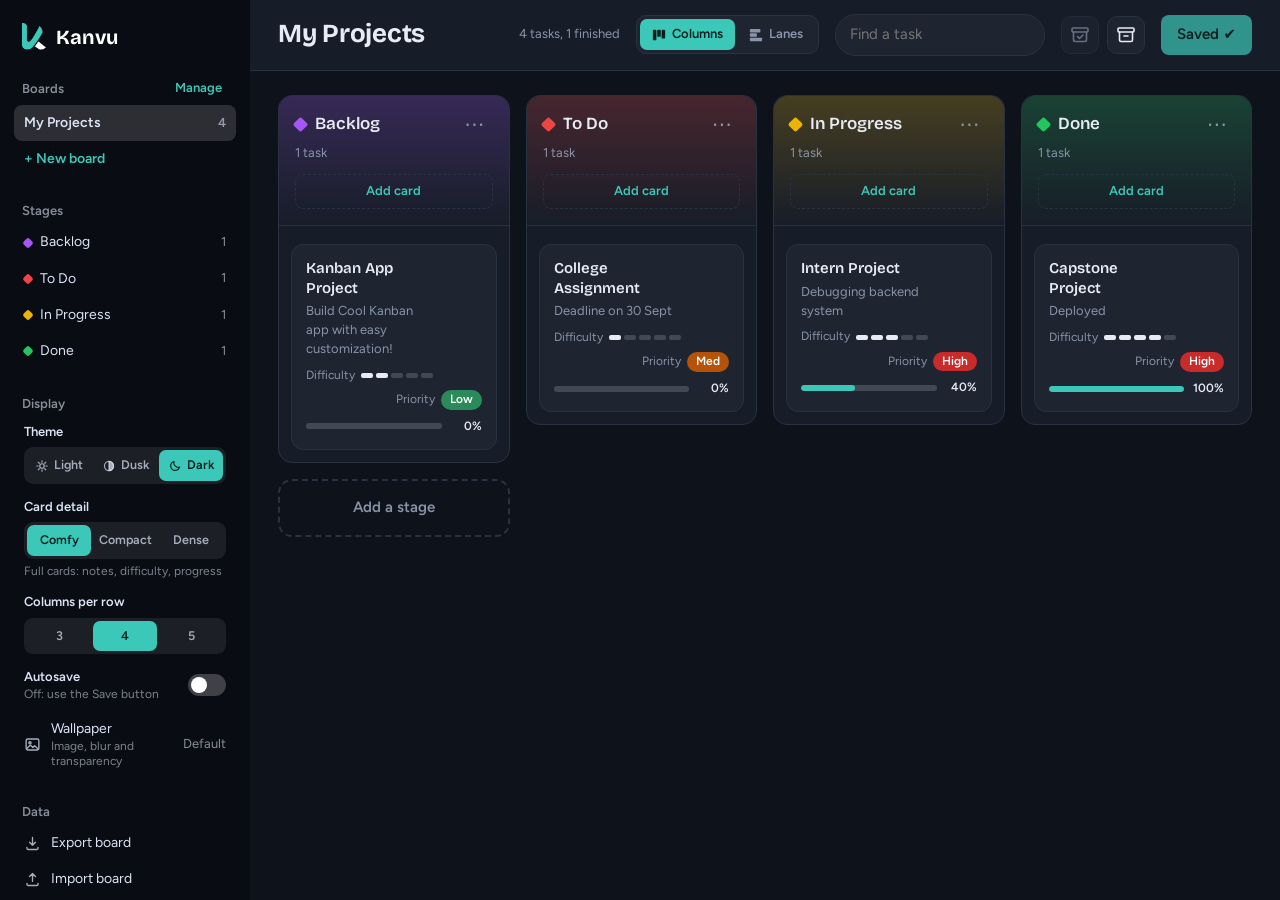
<file: index.html>
<!DOCTYPE html>
<html lang="en">
<head>
    <meta charset="UTF-8">
    <meta name="viewport" content="width=device-width, initial-scale=1.0">

    <title>Kanvu – Customizable Kanban Task Management Tool</title>
    <meta name="description" content="Kanvu is a simple and customizable Kanban task management tool that helps you organize and visualize your work your way.">
    <meta name="keywords" content="Kanban, task management, task management tool, Kanban board, productivity, project management">

    <meta property="og:title" content="Kanvu – Customizable Kanban Task Management Tool">
    <meta property="og:description" content="A simple and customizable Kanban task management tool to organize and visualize your work your way.">
    <meta property="og:type" content="website">
    <meta property="og:url" content="https://kanvu.vercel.app/">
    <meta property="og:image" content="https://kanvu.vercel.app/assets/og-image.png">

    <link rel="icon" type="image/png" href="assets/favicon.png">

    <link rel="preconnect" href="https://fonts.googleapis.com">
    <link rel="preconnect" href="https://fonts.gstatic.com" crossorigin>
    <link href="https://fonts.googleapis.com/css2?family=Bricolage+Grotesque:wght@600;700&family=Figtree:wght@400;600&display=swap" rel="stylesheet">

    <link rel="stylesheet" href="style.css">
</head>
<body data-theme="black" data-view="columns" data-header="solid" data-glass-lanes="off" data-glass-cards="off">
<div class="wallpaper" id="wallpaper" aria-hidden="true"></div>
<div class="app">
    <aside class="rail" id="rail">
        <a href="index.html" class="brand"><img src="assets/logo-kanvu.png" alt="Kanvu logo">Kanvu</a>
        <section>
            <div class="rail-head"><h3>Boards</h3><button class="link" onclick="kanban.openBoardManager()">Manage</button></div>
            <div id="rail-boards"></div>
            <button class="rail-item plus" onclick="kanban.createNewBoard()">+ New board</button>
        </section>
        <section>
            <div class="rail-head"><h3>Stages</h3></div>
            <nav id="rail-lanes"></nav>
        </section>
        <section>
            <div class="rail-head"><h3>Display</h3></div>
            <div class="ctl">
                <div class="ctl-label">Theme</div>
                <div class="seg" role="group" aria-label="Theme">
                    <button type="button" data-theme-opt="white" aria-pressed="false" onclick="kanban.setTheme('white')" title="Light theme"><svg class="ic" viewBox="0 0 20 20" aria-hidden="true"><circle cx="10" cy="10" r="3.2"/><path d="M10 2.5v2M10 15.5v2M2.5 10h2M15.5 10h2M4.7 4.7l1.4 1.4M13.9 13.9l1.4 1.4M4.7 15.3l1.4-1.4M13.9 6.1l1.4-1.4"/></svg><span>Light</span></button>
                    <button type="button" data-theme-opt="grey" aria-pressed="false" onclick="kanban.setTheme('grey')" title="Dusk theme (soft grey)"><svg class="ic" viewBox="0 0 20 20" aria-hidden="true"><circle cx="10" cy="10" r="6.5"/><path d="M10 3.5a6.5 6.5 0 0 1 0 13z" fill="currentColor"/></svg><span>Dusk</span></button>
                    <button type="button" data-theme-opt="black" aria-pressed="false" onclick="kanban.setTheme('black')" title="Dark theme"><svg class="ic" viewBox="0 0 20 20" aria-hidden="true"><path d="M16.5 11.5A6.5 6.5 0 0 1 8.5 3.5a6.5 6.5 0 1 0 8 8z"/></svg><span>Dark</span></button>
                </div>
            </div>
            <div class="ctl">
                <div class="ctl-label">Card detail</div>
                <div class="seg" role="group" aria-label="Card detail">
                    <button type="button" data-density-opt="comfortable" aria-pressed="false" onclick="kanban.setDensity('comfortable')" title="Comfortable: full card details">Comfy</button>
                    <button type="button" data-density-opt="compact" aria-pressed="false" onclick="kanban.setDensity('compact')" title="Compact: smaller cards, shorter notes">Compact</button>
                    <button type="button" data-density-opt="dense" aria-pressed="false" onclick="kanban.setDensity('dense')" title="Dense: titles only">Dense</button>
                </div>
                <div class="ctl-hint" id="density-hint"></div>
            </div>
            <div class="ctl">
                <div class="ctl-label" id="layout-label">Columns per row</div>
                <div class="seg" role="group" aria-labelledby="layout-label" id="layout-seg">
                    <button type="button" data-cols-opt="3" aria-pressed="false" onclick="kanban.setColumnLayout(3)"></button>
                    <button type="button" data-cols-opt="4" aria-pressed="false" onclick="kanban.setColumnLayout(4)"></button>
                    <button type="button" data-cols-opt="5" aria-pressed="false" onclick="kanban.setColumnLayout(5)"></button>
                </div>
            </div>
            <div class="ctl ctl-row">
                <span class="g"><b>Autosave</b><small id="autosave-hint"></small></span>
                <button type="button" class="switch" id="autosave-button" role="switch" aria-checked="false" aria-label="Autosave" onclick="kanban.toggleAutosave()"><i></i></button>
            </div>
            <button class="rail-item two" id="wallpaper-button" onclick="kanban.openWallpaperModal()"><svg class="ic" viewBox="0 0 20 20" aria-hidden="true"><rect x="2.5" y="3.5" width="15" height="13" rx="2"/><circle cx="7" cy="8" r="1.3"/><path d="M3 15l4.5-4.5 3 3 2-2 4.5 4"/></svg><span class="g"><b>Wallpaper</b><small>Image, blur and transparency</small></span><em class="v"></em></button>
        </section>
        <section>
            <div class="rail-head"><h3>Data</h3></div>
            <button class="rail-item two" onclick="kanban.exportBoard()" title="Download this board as a JSON backup"><svg class="ic" viewBox="0 0 20 20" aria-hidden="true"><path d="M10 3v9M6.5 8.5L10 12l3.5-3.5M3.5 14.5v1a1.5 1.5 0 0 0 1.5 1.5h10a1.5 1.5 0 0 0 1.5-1.5v-1"/></svg><span class="g"><b>Export board</b></span></button>
            <button class="rail-item two" onclick="kanban.importBoard()" title="Load a board from a JSON file"><svg class="ic" viewBox="0 0 20 20" aria-hidden="true"><path d="M10 12V3M6.5 6.5L10 3l3.5 3.5M3.5 14.5v1a1.5 1.5 0 0 0 1.5 1.5h10a1.5 1.5 0 0 0 1.5-1.5v-1"/></svg><span class="g"><b>Import board</b></span></button>
        </section>
        <footer class="rail-foot">Copyright © 2026 Marco Christian.</footer>
    </aside>

    <div class="stage">
        <header class="bar">
            <button class="rail-toggle" onclick="toggleRail()" aria-label="Open sidebar">Menu</button>
            <input type="text" class="title-input" id="board-name" placeholder="Untitled board" maxlength="50" aria-label="Board name">
            <span class="summary" id="summary"></span>
            <div class="view-toggle" role="group" aria-label="Board layout">
                <button type="button" data-view-btn="columns" aria-pressed="false" onclick="kanban.changeView('columns')" title="Vertical columns">
                    <svg viewBox="0 0 16 16" width="14" height="14" aria-hidden="true"><rect x="1" y="2" width="4" height="12" rx="1"/><rect x="6" y="2" width="4" height="8" rx="1"/><rect x="11" y="2" width="4" height="10" rx="1"/></svg>Columns
                </button>
                <button type="button" data-view-btn="lanes" aria-pressed="true" onclick="kanban.changeView('lanes')" title="Horizontal lanes">
                    <svg viewBox="0 0 16 16" width="14" height="14" aria-hidden="true"><rect x="1" y="1" width="12" height="4" rx="1"/><rect x="1" y="6" width="8" height="4" rx="1"/><rect x="1" y="11" width="14" height="4" rx="1"/></svg>Lanes
                </button>
            </div>
            <input type="search" class="find" id="search-input" placeholder="Find a task" aria-label="Find a task">
            <div class="bar-actions">
                <button type="button" class="icon-btn" id="archive-done-button" onclick="kanban.archiveAllDone()" title="Archive all done tasks" aria-label="Archive all done tasks">
                    <svg viewBox="0 0 20 20" width="20" height="20" aria-hidden="true"><rect x="2" y="3" width="16" height="4" rx="1"/><path d="M3.5 7v8A1.5 1.5 0 0 0 5 16.5h10a1.5 1.5 0 0 0 1.5-1.5V7"/><path d="M7.5 11.5l2 2 3.5-3.5"/></svg><span class="badge" hidden></span>
                </button>
                <button type="button" class="icon-btn" id="archived-button" onclick="kanban.openArchiveModal()" title="Archived cards" aria-label="Archived cards">
                    <svg viewBox="0 0 20 20" width="20" height="20" aria-hidden="true"><rect x="2" y="3" width="16" height="4" rx="1"/><path d="M3.5 7v8A1.5 1.5 0 0 0 5 16.5h10a1.5 1.5 0 0 0 1.5-1.5V7"/><path d="M8 11h4"/></svg><span class="badge" hidden></span>
                </button>
            </div>
            <button class="btn" id="save-button" onclick="kanban.saveToStorage()">Save</button>
        </header>
        <main class="board"></main>
    </div>
</div>

<div id="task-modal" class="modal anchored">
    <div class="modal-content">
        <div class="modal-header">
            <h2 class="modal-title" id="modal-title">New task</h2>
            <button type="button" class="modal-close" onclick="kanban.closeTaskModal()" aria-label="Close">×</button>
        </div>
        <form id="task-form" onsubmit="kanban.saveTask(event)">
            <input type="text" class="form-input title-field" id="task-title" required maxlength="100" placeholder="What needs to be done?" aria-label="Task title">
            <div class="form-group">
                <textarea class="form-textarea" id="task-description" rows="3" maxlength="500" placeholder="Notes" aria-label="Notes"></textarea>
            </div>
            <div class="form-group">
                <span class="form-label" id="task-priority-label">Priority</span>
                <div class="seg seg-form" role="group" aria-labelledby="task-priority-label" id="task-priority-seg">
                    <button type="button" data-prio-opt="low" aria-pressed="false" onclick="kanban.setTaskPriority('low')">Low</button>
                    <button type="button" data-prio-opt="medium" aria-pressed="true" onclick="kanban.setTaskPriority('medium')">Medium</button>
                    <button type="button" data-prio-opt="high" aria-pressed="false" onclick="kanban.setTaskPriority('high')">High</button>
                </div>
                <input type="hidden" id="task-priority" value="medium">
            </div>
            <div class="form-row">
                <div class="form-group">
                    <label class="form-label" for="task-difficulty">Difficulty</label>
                    <input type="range" class="slider" id="task-difficulty" min="1" max="5" value="3">
                    <div class="slider-value">3 / 5</div>
                </div>
                <div class="form-group">
                    <label class="form-label" for="task-progress">Progress</label>
                    <input type="range" class="slider" id="task-progress" min="0" max="100" value="0" step="10">
                    <div class="slider-value">0%</div>
                </div>
            </div>
            <div class="form-group">
                <span class="form-label">Color tag</span>
                <div class="color-picker-container">
                    <button type="button" class="color-option" data-color="" title="No color" onclick="kanban.selectTaskColor('')"><span class="color-circle no-color">✕</span></button>
                    <button type="button" class="color-option" data-color="#ef4444" title="Red" onclick="kanban.selectTaskColor('#ef4444')"><span class="color-circle" style="background:#ef4444"></span></button>
                    <button type="button" class="color-option" data-color="#f97316" title="Orange" onclick="kanban.selectTaskColor('#f97316')"><span class="color-circle" style="background:#f97316"></span></button>
                    <button type="button" class="color-option" data-color="#eab308" title="Yellow" onclick="kanban.selectTaskColor('#eab308')"><span class="color-circle" style="background:#eab308"></span></button>
                    <button type="button" class="color-option" data-color="#22c55e" title="Green" onclick="kanban.selectTaskColor('#22c55e')"><span class="color-circle" style="background:#22c55e"></span></button>
                    <button type="button" class="color-option" data-color="#3b82f6" title="Blue" onclick="kanban.selectTaskColor('#3b82f6')"><span class="color-circle" style="background:#3b82f6"></span></button>
                    <button type="button" class="color-option" data-color="#a855f7" title="Purple" onclick="kanban.selectTaskColor('#a855f7')"><span class="color-circle" style="background:#a855f7"></span></button>
                    <button type="button" class="color-option" data-color="#ec4899" title="Pink" onclick="kanban.selectTaskColor('#ec4899')"><span class="color-circle" style="background:#ec4899"></span></button>
                    <button type="button" class="color-option" data-color="#6b7280" title="Gray" onclick="kanban.selectTaskColor('#6b7280')"><span class="color-circle" style="background:#6b7280"></span></button>
                    <button type="button" class="color-option" title="Custom color" onclick="kanban.openCustomColorPicker()"><span class="color-circle custom">+</span></button>
                </div>
                <input type="hidden" id="task-color" value="#3b82f6">
            </div>
            <div class="modal-actions">
                <button type="button" class="btn btn-secondary" onclick="kanban.closeTaskModal()">Cancel</button>
                <button type="submit" class="btn">Save task</button>
            </div>
        </form>
    </div>
</div>

<div id="wallpaper-modal" class="modal">
    <div class="modal-content wp-content">
        <div class="modal-header">
            <h2 class="modal-title">Wallpaper</h2>
            <button type="button" class="modal-close" onclick="kanban.closeWallpaperModal()" aria-label="Close">×</button>
        </div>
        <p class="wp-hint" id="wp-hint"></p>
        <div class="wp-frame" id="wp-frame">
            <img id="wp-img" alt="" draggable="false">
            <div class="wp-empty" id="wp-empty">No image yet.<br>Click here to choose one and crop it to the board area.</div>
        </div>
        <div class="wp-zoom" id="wp-zoom-row">
            <label for="wp-zoom">Zoom</label>
            <input type="range" class="slider" id="wp-zoom" min="1" max="4" step="0.01" value="1" aria-label="Zoom">
        </div>
        <label class="wp-toggle sect" for="header-blur-toggle">
            <input type="checkbox" id="header-blur-toggle" onchange="kanban.setHeaderBlur(this.checked)">
            <span><b>Blurry header bar</b><small>Semi-transparent with a frosted-glass blur</small></span>
        </label>
        <div class="wp-zoom" id="header-blur-row">
            <label for="header-blur-amount">Header blur</label>
            <input type="range" class="slider" id="header-blur-amount" min="0" max="30" step="1" value="16" aria-label="Blur amount for the header bar" oninput="kanban.setGlassBlur('header', this.value)">
            <output id="header-blur-val">16px</output>
        </div>
        <label class="wp-toggle sect" for="glass-lanes-toggle">
            <input type="checkbox" id="glass-lanes-toggle" onchange="kanban.setGlass('lanes', this.checked)">
            <span><b>Translucent stages</b><small>Lets the wallpaper show through the stage panels</small></span>
        </label>
        <label class="wp-toggle" for="glass-cards-toggle">
            <input type="checkbox" id="glass-cards-toggle" onchange="kanban.setGlass('cards', this.checked)">
            <span><b>Translucent cards</b><small>Lets the wallpaper show through task cards</small></span>
        </label>
        <div class="wp-zoom" id="glass-opacity-row">
            <label for="glass-opacity">Opacity</label>
            <input type="range" class="slider" id="glass-opacity" min="20" max="95" step="1" value="55" aria-label="Panel and card opacity" oninput="kanban.setGlassOpacity(this.value)">
            <output id="glass-opacity-val">55%</output>
        </div>
        <div class="wp-zoom" id="stage-blur-row">
            <label for="stage-blur-amount">Stage blur</label>
            <input type="range" class="slider" id="stage-blur-amount" min="0" max="30" step="1" value="10" aria-label="Blur amount for the stages" oninput="kanban.setGlassBlur('stage', this.value)">
            <output id="stage-blur-val">10px</output>
        </div>
        <div class="modal-actions wp-actions">
            <button type="button" class="btn btn-secondary wp-remove" id="wp-remove" onclick="kanban.removeWallpaper()">Remove</button>
            <button type="button" class="btn btn-secondary" id="wp-choose" onclick="document.getElementById('wp-file').click()">Choose image</button>
            <button type="button" class="btn" id="wp-apply" onclick="kanban.saveWallpaper()" disabled>Apply</button>
        </div>
        <input type="file" id="wp-file" accept="image/*" style="display:none" onchange="kanban.handleWallpaperFile(event)">
    </div>
</div>

<input type="file" id="import-input" accept=".json" style="display:none" onchange="kanban.handleImport(event)">
<div id="toast" class="toast" role="status"></div>

<script src="kanban.js"></script>
<script>
function toggleRail(){document.body.classList.toggle('rail-open')}
document.addEventListener('click',e=>{if(document.body.classList.contains('rail-open')&&!e.target.closest('.rail,.rail-toggle'))document.body.classList.remove('rail-open')});
</script>
</body>
</html>
</file>
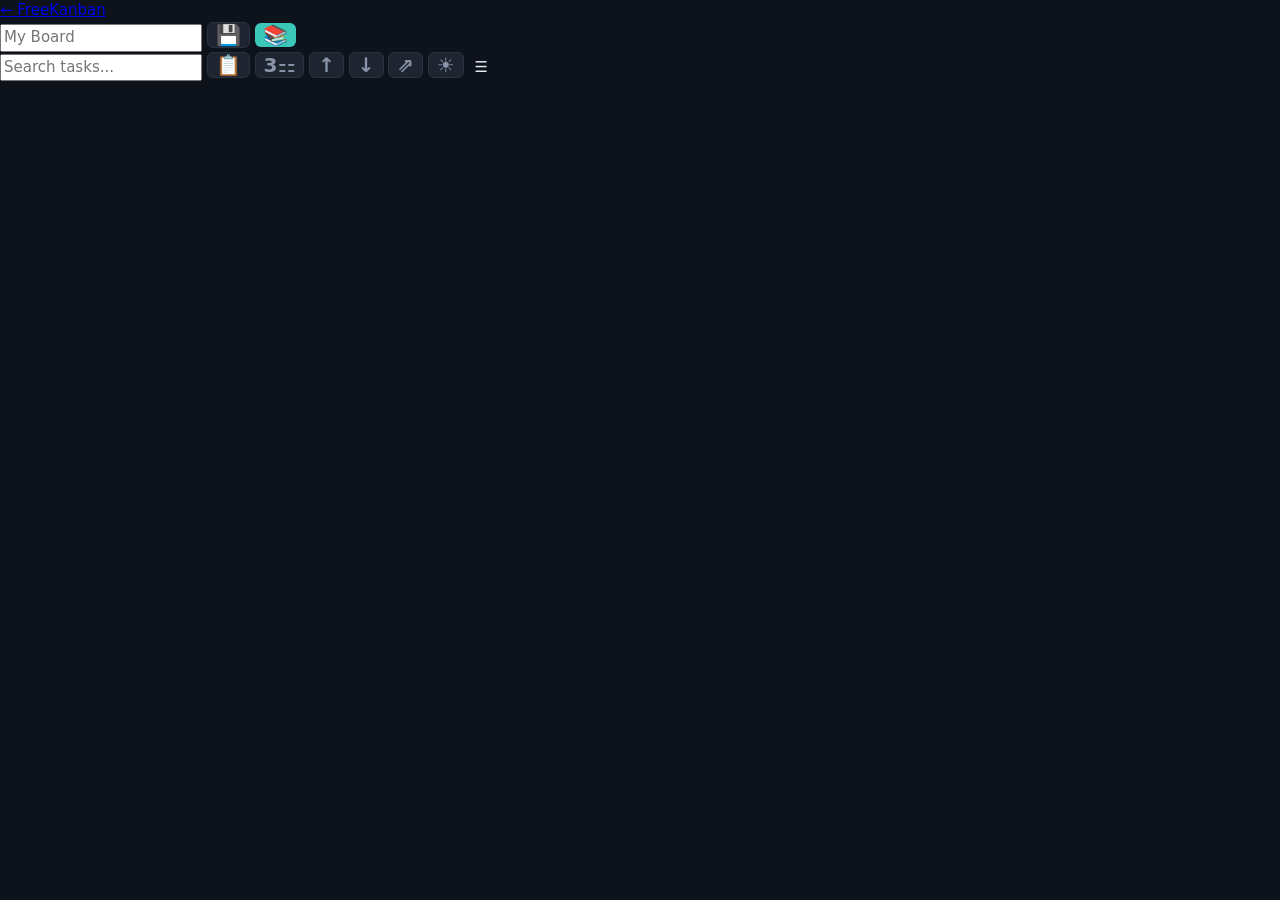
<file: kanban.html>
<!DOCTYPE html>
<html lang="en">
<head>
    <meta charset="UTF-8">
    <meta name="viewport" content="width=device-width, initial-scale=1.0">
    <title>FreeKanban Board - Task Management Tool</title>
    
    <!-- SEO Meta Tags -->
    <meta name="description" content="Free online kanban board for task management. No signup required, works offline, supports multiple boards with URL sharing.">
    <meta name="keywords" content="kanban board, task management, project management, free kanban, agile tools, productivity, todo list">
    <meta name="author" content="FreeKanban">
    <meta name="robots" content="index, follow">
    
    <!-- Open Graph / Facebook -->
    <meta property="og:type" content="website">
    <meta property="og:url" content="https://freekanban.com/kanban.html">
    <meta property="og:title" content="FreeKanban Board - Simple Task Management Tool">
    <meta property="og:description" content="Powerful, distraction-free kanban board for organizing tasks. No signup required, works offline.">
    
    <!-- Twitter -->
    <meta name="twitter:card" content="summary_large_image">
    <meta name="twitter:title" content="FreeKanban Board - Simple Task Management Tool">
    <meta name="twitter:description" content="Powerful, distraction-free kanban board for organizing tasks. No signup required, works offline.">
    
    <!-- Canonical URL -->
    <link rel="canonical" href="https://freekanban.com/kanban.html">
    
    <!-- Favicon -->
    <link rel="icon" type="image/x-icon" href="favicon.ico">
    <link rel="apple-touch-icon" href="apple-touch-icon.png">
    
    <!-- Stylesheet -->
    <link rel="stylesheet" href="style.css">
    
    <!-- JSON-LD Structured Data -->
    <script type="application/ld+json">
    {
        "@context": "https://schema.org",
        "@type": "WebApplication",
        "name": "FreeKanban Board",
        "description": "Interactive kanban board for task management. Create, organize, and track tasks with multiple boards, themes, and sharing capabilities.",
        "url": "https://freekanban.com/kanban.html",
        "applicationCategory": "ProductivityApplication",
        "operatingSystem": "Web Browser",
        "browserRequirements": "Requires JavaScript enabled",
        "offers": {
            "@type": "Offer",
            "price": "0",
            "priceCurrency": "USD"
        },
        "provider": {
            "@type": "Organization",
            "name": "FreeKanban",
            "url": "https://freekanban.com"
        }
    }
    </script>
</head>

<!-- Google tag (gtag.js) -->
<script async src="https://www.googletagmanager.com/gtag/js?id=G-46EHX9VB1F"></script>
<script>
  window.dataLayer = window.dataLayer || [];
  function gtag(){dataLayer.push(arguments);}
  gtag('js', new Date());

  gtag('config', 'G-46EHX9VB1F');
</script>

<body data-theme="black">
    <header class="header">
        <div class="container">
            <div class="header-content">
                <div class="header-left">
                    <a href="index.html" class="logo">← FreeKanban</a>
                    <div class="board-name-container">
                        <input type="text" class="board-name-input" id="board-name" placeholder="My Board" maxlength="50">
                        <button class="btn btn-secondary btn-icon" onclick="kanban.saveCurrentBoard(); kanban.showToast('Board saved', 'success')" title="Save Board" id="save-button">💾</button>
                        <button class="btn btn-primary btn-icon" onclick="kanban.openBoardManager()" title="My Boards" id="boards-button">📚</button>
                    </div>
                </div>
                <div class="header-controls">
                    <input type="text" class="search-box" placeholder="Search tasks..." id="search-input">
                    <button class="btn btn-secondary btn-icon" onclick="kanban.cycleDensity()" title="Change Density" id="density-button">📋</button>
                    <button class="btn btn-secondary btn-icon" onclick="kanban.cycleColumnLayout()" title="Change Column Layout" id="layout-button">3⚏</button>
                    <button class="btn btn-secondary btn-icon" onclick="kanban.exportBoard()" title="Export">↑</button>
                    <button class="btn btn-secondary btn-icon" onclick="kanban.importBoard()" title="Import">↓</button>
                    <button class="btn btn-secondary btn-icon" onclick="kanban.shareBoard()" title="Share">⇗</button>
                    <button class="btn btn-secondary btn-icon" onclick="kanban.cycleTheme()" title="Change Theme" id="theme-button">☀️</button>
                    <button class="mobile-menu-toggle" onclick="toggleMobileMenu()" title="Menu" aria-label="Toggle mobile menu">☰</button>
                </div>
            </div>
        </div>
    </header>

    <main class="main-content">
        <div class="container">
            <div class="board">
                <!-- Columns will be dynamically generated by JavaScript -->
            </div>
        </div>
    </main>

    <!-- Task Modal -->
    <div id="task-modal" class="modal">
        <div class="modal-content">
            <div class="modal-header">
                <h2 class="modal-title" id="modal-title">New Task</h2>
            </div>
            <form id="task-form" onsubmit="kanban.saveTask(event)">
                <div class="form-group">
                    <label class="form-label" for="task-title">Task Title</label>
                    <input type="text" class="form-input" id="task-title" required maxlength="100" placeholder="What needs to be done?">
                </div>

                <div class="form-group">
                    <label class="form-label" for="task-description">Description</label>
                    <textarea class="form-textarea" id="task-description" rows="2" maxlength="500" placeholder="Add more details about this task..."></textarea>
                </div>

                <div class="form-row">
                    <div class="form-group">
                        <label class="form-label" for="task-difficulty">Difficulty</label>
                        <input type="range" class="slider" id="task-difficulty" min="1" max="5" value="3">
                        <div class="slider-value">3 / 5</div>
                    </div>

                    <div class="form-group">
                        <label class="form-label" for="task-progress">Progress</label>
                        <input type="range" class="slider" id="task-progress" min="0" max="100" value="0" step="10">
                        <div class="slider-value">0%</div>
                    </div>
                </div>

                <div class="form-row">
                    <div class="form-group">
                        <label class="form-label" for="task-priority">Priority Level</label>
                        <select class="form-select" id="task-priority">
                            <option value="low">Low Priority</option>
                            <option value="medium" selected>Med Priority</option>
                            <option value="high">High Priority</option>
                        </select>
                    </div>

                    <div class="form-group">
                        <label class="form-label" for="task-time">Time Estimate</label>
                        <input type="text" class="form-input" id="task-time" placeholder="e.g., 2 hours, 1 day">
                    </div>
                </div>

                <details class="more-options">
                    <summary class="more-options-toggle">More Options</summary>
                    <div class="more-options-content">
                        <div class="form-row">
                            <div class="form-group">
                                <label class="form-label" for="task-fun">Fun Factor</label>
                                <input type="range" class="slider" id="task-fun" min="1" max="5" value="3">
                                <div class="slider-value">3 / 5</div>
                            </div>

                            <div class="form-group">
                                <label class="form-label" for="task-monetization">Monetization</label>
                                <input type="range" class="slider" id="task-monetization" min="1" max="5" value="3">
                                <div class="slider-value">3 / 5</div>
                            </div>
                        </div>

                        <div class="form-group">
                            <label class="form-label" for="task-categories">Categories</label>
                            <input type="text" class="form-input" id="task-categories" placeholder="personal, work, urgent">
                        </div>
                    </div>
                </details>

                <div class="form-group">
                    <label class="form-label">Task Color</label>
                    <div class="color-picker-container">
                        <button type="button" class="color-option" data-color="#ef4444" title="Red - Urgent/Critical" onclick="kanban.selectTaskColor('#ef4444')">
                            <span class="color-circle" style="background: #ef4444"></span>
                        </button>
                        <button type="button" class="color-option" data-color="#f97316" title="Orange - Important" onclick="kanban.selectTaskColor('#f97316')">
                            <span class="color-circle" style="background: #f97316"></span>
                        </button>
                        <button type="button" class="color-option" data-color="#eab308" title="Yellow - Pending/Review" onclick="kanban.selectTaskColor('#eab308')">
                            <span class="color-circle" style="background: #eab308"></span>
                        </button>
                        <button type="button" class="color-option" data-color="#22c55e" title="Green - Complete/Good" onclick="kanban.selectTaskColor('#22c55e')">
                            <span class="color-circle" style="background: #22c55e"></span>
                        </button>
                        <button type="button" class="color-option" data-color="#3b82f6" title="Blue - Information/Default" onclick="kanban.selectTaskColor('#3b82f6')">
                            <span class="color-circle" style="background: #3b82f6"></span>
                        </button>
                        <button type="button" class="color-option" data-color="#a855f7" title="Purple - Creative/Special" onclick="kanban.selectTaskColor('#a855f7')">
                            <span class="color-circle" style="background: #a855f7"></span>
                        </button>
                        <button type="button" class="color-option" data-color="#ec4899" title="Pink - Personal" onclick="kanban.selectTaskColor('#ec4899')">
                            <span class="color-circle" style="background: #ec4899"></span>
                        </button>
                        <button type="button" class="color-option" data-color="#6b7280" title="Gray - Low Priority" onclick="kanban.selectTaskColor('#6b7280')">
                            <span class="color-circle" style="background: #6b7280"></span>
                        </button>
                        <button type="button" class="color-option custom-color" title="Custom Color" onclick="kanban.openCustomColorPicker()">
                            <span class="color-circle custom">+</span>
                        </button>
                    </div>
                    <input type="hidden" id="task-color" value="#3b82f6">
                </div>

                <div class="modal-actions">
                    <button type="button" class="btn btn-secondary" onclick="kanban.closeTaskModal()">Cancel</button>
                    <button type="submit" class="btn">Save Task</button>
                </div>
            </form>
        </div>
    </div>

    <!-- Share Modal -->
    <div id="share-modal" class="modal">
        <div class="modal-content modal-small">
            <div class="modal-header">
                <h2 class="modal-title">Share Board</h2>
                <button class="modal-close" onclick="kanban.closeShareModal()">×</button>
            </div>
            <div class="share-content">
                <p class="share-description">Copy this link to share your board with others:</p>
                <div class="share-link-container">
                    <input type="text" id="share-link" class="share-input" readonly>
                    <button class="btn btn-primary" onclick="kanban.copyShareLink()">Copy</button>
                </div>
                <p class="share-note">This link contains your entire board data. Anyone with this link can view and import your board.</p>
            </div>
        </div>
    </div>

    <!-- Search Modal -->
    <div id="search-modal" class="modal">
        <div class="modal-content modal-small">
            <div class="modal-header">
                <h2>Search Tasks</h2>
                <button class="modal-close" onclick="kanban.closeSearchModal()">×</button>
            </div>
            <div class="search-content">
                <input type="text" id="search-input" placeholder="Search by title, description, or category..." 
                       oninput="kanban.searchTasks(this.value)">
                <div id="search-results"></div>
            </div>
        </div>
    </div>

    <!-- Import Input (Hidden) -->
    <input type="file" id="import-input" accept=".json" style="display: none;" onchange="kanban.handleImport(event)">

    <!-- Toast Notification -->
    <div id="toast" class="toast"></div>

    <script src="kanban.js"></script>
    
    <script>
        // Mobile menu functionality
        function toggleMobileMenu() {
            const navLinks = document.querySelector('.nav-links');
            navLinks.classList.toggle('mobile-open');
            
            // Prevent body scroll when menu is open
            if (navLinks.classList.contains('mobile-open')) {
                document.body.style.overflow = 'hidden';
            } else {
                document.body.style.overflow = '';
            }
        }

        // Handle dropdown toggles in mobile menu
        document.addEventListener('DOMContentLoaded', function() {
            function setupMobileDropdowns() {
                if (window.innerWidth <= 768) {
                    const dropdownToggles = document.querySelectorAll('.nav-links .dropdown-toggle');
                    
                    dropdownToggles.forEach(toggle => {
                        toggle.addEventListener('click', function(e) {
                            e.preventDefault();
                            const dropdown = this.closest('.dropdown');
                            
                            document.querySelectorAll('.nav-links .dropdown.active').forEach(d => {
                                if (d !== dropdown) d.classList.remove('active');
                            });
                            
                            dropdown.classList.toggle('active');
                        });
                    });
                }
            }
            
            setupMobileDropdowns();
            window.addEventListener('resize', setupMobileDropdowns);
        });

        // Close mobile menu when clicking outside or on links
        document.addEventListener('click', function(event) {
            const navLinks = document.querySelector('.nav-links');
            const menuToggle = document.querySelector('.mobile-menu-toggle');
            
            if (navLinks && menuToggle && !navLinks.contains(event.target) && !menuToggle.contains(event.target)) {
                navLinks.classList.remove('mobile-open');
                document.body.style.overflow = '';
            }
            
            if (event.target.matches('.nav-links > a, .nav-links .dropdown-menu a')) {
                navLinks.classList.remove('mobile-open');
                document.body.style.overflow = '';
            }
        });
    </script>
</body>
</html>
</file>
<file: style.css>
*{box-sizing:border-box;margin:0}
:root{--f:'Figtree',system-ui,sans-serif;--fh:'Bricolage Grotesque','Figtree',system-ui,sans-serif;
--bg:#EDF1F5;--sf:#fff;--sf2:#F5F7FA;--ink:#17202E;--mute:#66728A;--line:#DCE2EB;--rail:#17203A;--ac:#0E8F86;--acx:#fff}
[data-theme=grey]{--bg:#D8DCE3;--sf:#EAECF0;--sf2:#DFE2E8;--ink:#212A39;--mute:#5B6577;--line:#C2C8D2;--rail:#2B3446}
[data-theme=black]{--bg:#0E121A;--sf:#171D28;--sf2:#1E2531;--ink:#E7ECF4;--mute:#8994A8;--line:#293241;--rail:#090C12;--ac:#3CC8B8;--acx:#06201d}
body{font:15px/1.45 var(--f);background:var(--bg);color:var(--ink);min-height:100vh}
button,input,select,textarea{font:inherit;color:inherit}
button{cursor:pointer;background:none;border:0}
:focus-visible{outline:2px solid var(--ac);outline-offset:2px}
.app{display:grid;grid-template-columns:250px 1fr;min-height:100vh}
.rail{background:var(--rail);color:#DCE3F5;padding:22px 14px;display:flex;flex-direction:column;gap:26px;position:sticky;top:0;height:100vh;overflow:auto}
.brand{font:700 20px var(--fh);color:#fff;text-decoration:none;display:flex;align-items:center;gap:10px;padding:0 8px}
.brand i{width:22px;height:22px;border-radius:3px;background:linear-gradient(90deg,#F2B705 0 30%,transparent 30% 36%,var(--ac) 36% 64%,transparent 64% 70%,#fff 70%)}
.rail-head{display:flex;justify-content:space-between;align-items:center;padding:0 8px 6px}
.rail h3{font:600 13px var(--f);opacity:.6}
.link{font-size:13px;color:var(--ac);font-weight:600}
.rail-item{display:flex;align-items:center;gap:8px;width:100%;padding:8px 10px;border-radius:8px;text-align:left;color:inherit;font-size:14px}
.rail-item:hover{background:rgba(255,255,255,.07)}
.rail-item.static{cursor:default;pointer-events:none}
.rail-item.static:hover{background:none}
.rail-item.on{background:rgba(255,255,255,.14);font-weight:600}
.rail-item .g{flex:1;min-width:0;overflow:hidden;text-overflow:ellipsis;white-space:nowrap}
.rail-item em{font-style:normal;opacity:.6;font-size:13px}
.rail-item .d{width:8px;height:8px;border-radius:2px;transform:rotate(45deg);background:var(--c);flex:none}
.rail-item.plus{color:var(--ac);font-weight:600}
.stage{min-width:0;display:flex;flex-direction:column}
.bar{display:flex;align-items:center;gap:16px;padding:14px 28px;background:var(--sf);border-bottom:1px solid var(--line);position:sticky;top:0;z-index:10}
.title-input{flex:1 1 180px;min-width:0;font:700 26px var(--fh);letter-spacing:-.01em;background:none;border:0;border-bottom:2px solid transparent;padding:2px 0}
.title-input:hover,.title-input:focus{border-bottom-color:var(--line);outline:0}
.summary{color:var(--mute);font-size:13px;white-space:nowrap}
.find{width:210px;padding:9px 14px;border:1px solid var(--line);border-radius:999px;background:var(--sf2)}
.rail-toggle{display:none;font-weight:600}
.btn{padding:9px 16px;border-radius:8px;background:var(--ac);color:var(--acx);font-weight:600}
.btn:hover{filter:brightness(1.08)}
.btn:disabled{opacity:.7;cursor:default;filter:none}
.btn-secondary{background:var(--sf2);color:var(--ink);border:1px solid var(--line)}
.btn-danger{background:#C92A2A;color:#fff}
.btn-sm{padding:6px 12px;font-size:13px}
.btn-icon{padding:2px 8px;font-size:20px;line-height:1;color:var(--mute);border-radius:6px}
.btn-icon:hover{background:var(--sf2);color:var(--ink)}
.board{padding:24px 28px 60px;display:flex;flex-direction:column;gap:18px}
.lane{display:grid;grid-template-columns:190px minmax(0,1fr);background:var(--sf);border:1px solid var(--line);border-radius:14px}
.lane-head{padding:16px;border-right:1px solid var(--line);border-radius:14px 0 0 14px;display:flex;flex-direction:column;gap:6px;background:linear-gradient(180deg,color-mix(in srgb,var(--c) 16%,transparent),transparent 75%)}
.lane-top{display:flex;align-items:center;gap:9px}
.lane-dot{width:11px;height:11px;border-radius:2px;transform:rotate(45deg);background:var(--c);flex:none}
.column-title{flex:1;font:600 17px/1.2 var(--fh);overflow-wrap:anywhere}
.lane-count{font-size:13px;color:var(--mute)}
.lane-add{align-self:flex-start;margin-top:auto;font-size:13px;font-weight:600;color:var(--ac);padding:4px 0}
.lane-add:hover{text-decoration:underline}
.column-menu-container{position:relative}
.column-menu{display:none;position:absolute;right:0;top:100%;z-index:20;min-width:150px;padding:4px;background:var(--sf);border:1px solid var(--line);border-radius:10px;box-shadow:0 10px 30px rgba(0,0,0,.28)}
.column-menu.show{display:block}
.column-menu-item{display:block;width:100%;padding:8px 10px;border-radius:6px;text-align:left;font-size:14px}
.column-menu-item:hover:not(:disabled){background:var(--sf2)}
.column-menu-item:disabled{opacity:.35;cursor:default}
.column-menu-item.danger{color:#E03131}
.column-menu-sep{height:1px;margin:4px 6px;background:var(--line)}
/* stage drag and drop */
.lane-head{cursor:grab;user-select:none;-webkit-user-select:none;-webkit-touch-callout:none}
.lane-head button{cursor:pointer}
.column.is-placeholder-lane{background:color-mix(in srgb,var(--ac) 9%,transparent)!important;border:1.5px dashed color-mix(in srgb,var(--ac) 75%,transparent)!important;-webkit-backdrop-filter:none!important;backdrop-filter:none!important}
.column.is-placeholder-lane>*{visibility:hidden}
.drag-ghost.stage-ghost{overflow:hidden;box-sizing:border-box}
.drag-ghost.stage-ghost.lifted{scale:1.015;rotate:.6deg}
.is-dragging-stage .column{cursor:grabbing}
.tasks-container{position:relative;display:flex;gap:14px;padding:20px 16px 14px;overflow-x:auto;min-height:140px;scroll-snap-type:x proximity;transition:background-color .2s}
.tasks-container.drag-over{background:color-mix(in srgb,var(--ac) 7%,transparent);border-radius:0 14px 14px 0}
.tasks-container.drag-over>.empty{display:none}
.empty{align-self:center;color:var(--mute);font-size:14px}
.task-card{--cw:270px;flex:0 0 var(--cw);width:var(--cw);position:relative;display:grid;grid-template-columns:minmax(0,1fr) auto;gap:8px 10px;align-content:start;padding:14px;background:var(--sf2);border:1px solid var(--line);border-radius:12px;cursor:grab;scroll-snap-align:start;user-select:none;-webkit-user-select:none;-webkit-touch-callout:none}
.task-card.colored{--mute:color-mix(in srgb,var(--ink) 74%,var(--sf2));background:color-mix(in srgb,var(--tc) 30%,var(--sf2));border-color:color-mix(in srgb,var(--tc) 65%,var(--line))}
.task-card:hover{border-color:var(--ac)}
.task-card.colored:hover{border-color:color-mix(in srgb,var(--tc) 55%,var(--ink))}
.t-main{min-width:0}
.t-head{display:flex;align-items:flex-start;gap:8px}
.t-head{gap:0}
.t-check{appearance:none;-webkit-appearance:none;flex:none;width:0;height:16px;margin:2px 0 0;padding:0;border:0;border-radius:50%;background:transparent;box-shadow:inset 0 0 0 1.5px var(--mute);cursor:pointer;opacity:0;overflow:hidden;display:grid;place-content:center;transition:width .2s ease,margin-right .2s ease,opacity .15s ease,background-color .15s,box-shadow .15s}
.t-check::after{content:"";width:8px;height:4px;border:solid var(--acx);border-width:0 0 2px 2px;transform:rotate(-45deg) translate(1px,-1px);opacity:0}
.t-check:checked{width:16px;margin-right:8px;opacity:1;background:var(--ac);box-shadow:inset 0 0 0 1.5px var(--ac)}
.t-check:checked::after{opacity:1}
.task-card:hover .t-check,.task-card:focus-within .t-check{width:16px;margin-right:8px;opacity:1}
.t-check:hover{box-shadow:inset 0 0 0 1.5px var(--ac)}
@media(hover:none){.t-check{width:16px;margin-right:8px;opacity:1}}
.archive-item{display:flex;align-items:center;justify-content:space-between;gap:10px;padding:10px 12px;margin-bottom:8px;border:1px solid var(--line);border-radius:10px}
.archive-info{display:flex;flex-direction:column;min-width:0}
.archive-title{font-weight:600;overflow:hidden;text-overflow:ellipsis;white-space:nowrap}
.archive-meta{font-size:12px;color:var(--mute)}
.task-card.done .task-title{text-decoration:line-through;opacity:.7}
.task-title{font:600 15px/1.3 var(--fh);overflow-wrap:anywhere}
.task-description{margin-top:4px;color:var(--mute);font-size:13px;display:-webkit-box;-webkit-line-clamp:3;-webkit-box-orient:vertical;overflow:hidden}
.t-side{display:flex;align-items:flex-start;gap:6px}
.t-pct{display:none;font-size:12px;font-weight:600;padding-top:1px}
.t-meta{grid-column:1/-1;display:flex;flex-wrap:wrap;align-items:center;gap:6px 14px;font-size:12px}
.m-item{display:flex;align-items:center;gap:6px}
.m-prio{margin-left:auto}
.lbl{color:var(--mute);font-size:12px}
.pips{display:flex;gap:3px}
.pips i{width:12px;height:5px;border-radius:2px;background:color-mix(in srgb,var(--ink) 18%,transparent)}
.pips i.f{background:var(--ink)}
.prio{font-weight:600;padding:1px 9px;border-radius:999px;color:#fff}
.prio-high{background:#C92A2A}.prio-medium{background:#B45309}.prio-low{background:#2B8A5A}
.t-progress{grid-column:1/-1;display:flex;align-items:center;gap:8px;font-size:12px;font-weight:600}
.t-progress .track{flex:1;height:6px;border-radius:3px;background:color-mix(in srgb,var(--ink) 18%,transparent);overflow:hidden}
.t-progress .track i{display:block;height:100%;border-radius:3px;background:var(--ac)}
.t-progress span{min-width:32px;text-align:right}
.t-actions{display:flex;opacity:0}
.task-card:hover .t-actions,.task-card:focus-within .t-actions{opacity:1}
@media(hover:none){.t-actions{opacity:1}}
.t-actions button{padding:0 5px;font-size:16px;line-height:1.2;color:var(--mute)}
.t-actions button:hover{color:var(--ink)}
[data-density=compact] .task-card{padding:9px 11px;gap:5px 8px;border-radius:9px}
[data-density=compact] .task-title{font-size:13.5px;line-height:1.25}
[data-density=compact] .task-description{font-size:12px;margin-top:2px;-webkit-line-clamp:2}
[data-density=compact] :is(.lbl,.t-meta,.t-progress){font-size:11px}
[data-density=compact] .t-meta{gap:4px 10px}
[data-density=compact] .m-item{gap:4px}
[data-density=compact] .pips{gap:2px}
[data-density=compact] .pips i{width:9px;height:4px}
[data-density=compact] .prio{padding:0 7px}
[data-density=compact] .t-progress{gap:6px}
[data-density=compact] .t-progress .track{height:4px}
[data-density=compact] .t-progress span{min-width:28px}
[data-density=compact] .t-actions button{font-size:14px}
[data-density=compact] .tasks-container{gap:10px}
[data-density=dense] :is(.task-description,.m-diff,.lbl,.t-progress){display:none}
[data-density=dense] .t-pct{display:block}
[data-density=dense] .task-card{padding:10px 12px}
[data-density=dense] .tasks-container{min-height:0}
[data-columns="3"] .task-card{--cw:330px}
[data-columns="5"] .task-card{--cw:230px}
[data-density=compact] .task-card{--cw:225px}
[data-density=compact][data-columns="3"] .task-card{--cw:280px}
[data-density=compact][data-columns="5"] .task-card{--cw:195px}
.add-lane{border:2px dashed var(--line);border-radius:14px}
.add-column-btn{width:100%;padding:16px;font-weight:600;color:var(--mute)}
.add-column-btn:hover{color:var(--ac)}
.modal{position:fixed;inset:0;display:none;align-items:center;justify-content:center;padding:16px;background:rgba(8,12,20,.55);z-index:50}
.modal.show{display:flex}
#confirm-dialog,#input-dialog{z-index:60}
.rail-foot{margin-top:auto;padding:0 8px;font-size:12px;opacity:.5}
.modal-content{width:min(420px,100%);max-height:100%;overflow:auto;padding:22px;background:var(--sf);border:1px solid var(--line);border-radius:14px}
#task-modal,#column-modal,#board-manager-modal,#archive-modal{justify-content:flex-end;align-items:stretch;padding:0}
#task-modal .modal-content,#column-modal .modal-content,#board-manager-modal .modal-content,#archive-modal .modal-content{width:min(460px,100%);height:100%;border-radius:0;border-width:0 0 0 1px;animation:slide .22s ease-out}
@keyframes slide{from{transform:translateX(28px);opacity:0}}
@keyframes pulse{50%{transform:scale(1.04)}}
.modal-header{display:flex;justify-content:space-between;align-items:center;margin-bottom:18px}
.modal-title,.modal-header h2{font:700 21px var(--fh)}
.modal-close{font-size:26px;line-height:1;padding:0 6px;color:var(--mute)}
.modal-body p{margin-bottom:12px;color:var(--mute)}
.modal-actions{display:flex;justify-content:flex-end;gap:10px;margin-top:22px}
.form-group{margin-bottom:16px}
.form-label{display:block;margin-bottom:6px;font-size:13px;font-weight:600}
.form-input,.form-textarea,.form-select{width:100%;padding:10px 12px;background:var(--sf2);border:1px solid var(--line);border-radius:8px}
.form-textarea{resize:vertical}
.title-field{font:600 19px var(--fh);margin-bottom:12px}
.form-row{display:grid;grid-template-columns:1fr 1fr;gap:16px}
.slider{width:100%;accent-color:var(--ac)}
.slider-value{font-size:13px;color:var(--mute)}
.color-picker-container{display:flex;flex-wrap:wrap;gap:6px}
.color-option{padding:3px;border-radius:8px;border:2px solid transparent}
.color-option.selected{border-color:var(--ink)}
.color-circle{display:grid;place-items:center;width:22px;height:22px;border-radius:5px;font-size:12px;border:1px solid var(--line)}
.color-circle.no-color,.color-circle.custom{background:var(--sf2)}
.board-actions-row{display:flex;flex-wrap:wrap;gap:8px;margin-bottom:16px}
.board-item-compact{display:flex;justify-content:space-between;gap:8px;padding:10px 12px;margin-bottom:8px;border:1px solid var(--line);border-radius:10px}
.board-item-compact.current-board{border-color:var(--ac)}
.board-item-left,.board-item-right{display:flex;align-items:center;gap:8px}
.board-status{color:var(--ac)}
.board-badge{font-size:11px;padding:0 8px;border-radius:999px;background:var(--ac);color:var(--acx)}
.board-stats,.board-save-status,.footer-note,.empty-state-compact{font-size:13px;color:var(--mute)}
.boards-divider{height:1px;margin:12px 0;background:var(--line)}
.btn-compact{padding:3px 10px;border:1px solid var(--line);border-radius:6px;font-size:13px}
.btn-compact.btn-danger{background:none;color:#E03131}
.choice-options{display:grid;gap:8px}
.toast{position:fixed;left:50%;bottom:24px;z-index:80;transform:translate(-50%,16px);padding:10px 16px;border-radius:8px;background:var(--ink);color:var(--bg);opacity:0;pointer-events:none;transition:.2s}
.toast.show{opacity:1;transform:translate(-50%,0)}
@media(max-width:900px){
.app{grid-template-columns:1fr}
.rail{position:fixed;inset:0 auto 0 0;width:260px;z-index:40;transform:translateX(-100%);transition:transform .2s}
.rail-open .rail{transform:none}
.rail-toggle{display:block}
.bar{padding:12px 16px;flex-wrap:wrap;gap:10px}
.find{width:100%;order:9}
.board{padding:16px}
.lane{grid-template-columns:minmax(0,1fr)}
.lane-head{border-right:0;border-bottom:1px solid var(--line);border-radius:14px 14px 0 0;flex-direction:row;align-items:center;flex-wrap:wrap}
.lane-top{flex:1}.lane-add{margin:0}
.form-row{grid-template-columns:1fr}}
@media(prefers-reduced-motion:reduce){*{animation:none!important;transition:none!important}}
/* board layout toggle */
.view-toggle{display:flex;padding:3px;gap:2px;background:var(--sf2);border:1px solid var(--line);border-radius:10px}
.view-toggle button{display:flex;align-items:center;gap:6px;padding:6px 12px;border-radius:7px;font-size:13px;font-weight:600;color:var(--mute)}
.view-toggle svg{fill:currentColor}
.view-toggle button:hover{color:var(--ink)}
.view-toggle button[aria-pressed=true]{background:var(--ac);color:var(--acx)}
[data-columns="3"]{--n:3}[data-columns="4"]{--n:4}[data-columns="5"]{--n:5}
/* classic vertical columns */
[data-view=columns] .board{display:grid;grid-template-columns:repeat(var(--n),minmax(0,1fr));align-items:start;gap:16px}
[data-view=columns] .lane{display:flex;flex-direction:column;min-width:0}
[data-view=columns] .lane-head{border-right:0;border-bottom:1px solid var(--line);border-radius:14px 14px 0 0;flex:none;background:linear-gradient(180deg,color-mix(in srgb,var(--c) 22%,transparent),transparent)}
[data-view=columns] .lane-add{align-self:stretch;margin-top:6px;padding:7px;text-align:center;border:1px dashed var(--line);border-radius:8px}
[data-view=columns] .lane-add:hover{text-decoration:none;border-color:var(--ac)}
[data-view=columns] .tasks-container{flex-direction:column;overflow:visible;min-height:120px;padding:18px 12px 12px;scroll-snap-type:none}
[data-view=columns] .tasks-container.drag-over{border-radius:0 0 14px 14px}
[data-view=columns] .task-card{flex:none;width:auto;scroll-snap-align:none}
@media(max-width:900px){
[data-view=columns] .board{grid-template-columns:repeat(min(var(--n),2),minmax(0,1fr))}
[data-view=columns] .lane-head{flex-direction:column;align-items:stretch}
[data-view=columns] .lane-add{margin-top:6px}
.view-toggle{order:8}}
@media(max-width:600px){[data-view=columns] .board{grid-template-columns:minmax(0,1fr)}}

/* drag and drop: lifted clone, slot, landing */
.is-dragging,.is-dragging *{cursor:grabbing!important}
.is-dragging .tasks-container,.snap-off .tasks-container{scroll-snap-type:none}
.is-dragging .task-card{pointer-events:none}
.task-card.is-placeholder,.task-card.colored.is-placeholder{background:color-mix(in srgb,var(--ac) 9%,transparent);border:1.5px dashed color-mix(in srgb,var(--ac) 75%,transparent)}
.task-card.is-placeholder>*{visibility:hidden}
.drag-ghost{position:fixed;left:0;top:0;margin:0;z-index:200;pointer-events:none;cursor:grabbing;
transition:scale .18s cubic-bezier(.2,.8,.2,1),rotate .18s cubic-bezier(.2,.8,.2,1),box-shadow .18s ease;
box-shadow:0 1px 3px rgba(0,0,0,.18)}
.drag-ghost.lifted{scale:1.03;rotate:1.5deg;box-shadow:0 20px 44px rgba(0,0,0,.36),0 4px 12px rgba(0,0,0,.22)}
.drag-ghost.landing{transition:translate .26s cubic-bezier(.2,.9,.25,1),scale .26s cubic-bezier(.2,.9,.25,1),rotate .26s cubic-bezier(.2,.9,.25,1),box-shadow .26s ease}
@keyframes settle{from{box-shadow:0 0 0 0 color-mix(in srgb,var(--ac) 70%,transparent)}to{box-shadow:0 0 0 10px transparent}}
.task-card.just-dropped{animation:settle .55s ease-out}

/* Scrollbars */
::-webkit-scrollbar{width:12px;height:12px}
::-webkit-scrollbar-track{background:transparent}
::-webkit-scrollbar-thumb{background:color-mix(in srgb,var(--mute) 45%,transparent);border:3px solid transparent;border-radius:999px;background-clip:content-box}
::-webkit-scrollbar-thumb:hover{background:var(--mute);background-clip:content-box}
::-webkit-scrollbar-corner{background:transparent}
.rail::-webkit-scrollbar-thumb{background:rgba(255,255,255,.22);background-clip:content-box}
.rail::-webkit-scrollbar-thumb:hover{background:rgba(255,255,255,.4);background-clip:content-box}
@supports not selector(::-webkit-scrollbar){
    *{scrollbar-width:thin;scrollbar-color:color-mix(in srgb,var(--mute) 45%,transparent) transparent}
    .rail{scrollbar-color:rgba(255,255,255,.25) transparent}
}

/* Board manager: reorder + trash */
.sort-select{padding:5px 10px;border:1px solid var(--line);border-radius:8px;background:var(--sf2);font-size:13px;font-weight:600;cursor:pointer}
.board-item-compact{align-items:center}
.board-item-compact[draggable=true]{cursor:grab}
.board-item-compact.dragging{opacity:.4}
.board-item-compact.drop-before{box-shadow:0 -3px 0 -1px var(--ac)}
.board-item-compact.drop-after{box-shadow:0 3px 0 -1px var(--ac)}
.board-item-left{min-width:0}
.board-item-left .board-name{overflow:hidden;text-overflow:ellipsis;white-space:nowrap}
.drag-handle{color:var(--mute);letter-spacing:-2px;user-select:none;font-size:13px}
.btn-move{padding:3px 7px;font-size:11px;color:var(--mute)}
.btn-move:hover:not(:disabled){color:var(--ink);background:var(--sf2)}
.btn-compact:disabled{opacity:.35;cursor:default}
.trash-section{margin-top:18px;padding-top:14px;border-top:1px solid var(--line)}
.trash-section summary{cursor:pointer;font-weight:600;margin-bottom:10px;color:var(--mute)}
.trash-section summary:hover{color:var(--ink)}
.trash-empty{margin-top:4px}

/* Wallpaper layer: same box as the board window (right of the sidebar), so the crop ratio matches it */
.wallpaper{position:fixed;top:0;right:0;bottom:0;left:250px;z-index:0;pointer-events:none;background:center/cover no-repeat}
.stage{position:relative;z-index:1}
@media(max-width:900px){.wallpaper{left:0}}

/* Header bar: optional semi-transparent + blur */
[data-header=blur] .bar{background:color-mix(in srgb,var(--sf) 60%,transparent);-webkit-backdrop-filter:blur(var(--pbh,16px)) saturate(1.5);backdrop-filter:blur(var(--pbh,16px)) saturate(1.5)}
[data-header=blur] :is(.find,.view-toggle){background:color-mix(in srgb,var(--sf2) 55%,transparent)}

/* Wallpaper dialog + crop frame */
.wp-content{width:min(560px,100%)}
.wp-hint{margin-bottom:12px;font-size:13px;color:var(--mute)}
.wp-frame{position:relative;overflow:hidden;width:min(100%,calc(52vh*var(--wp-ratio,1.6)));aspect-ratio:var(--wp-ratio,1.6);margin:0 auto;border-radius:10px;background:var(--sf2);box-shadow:0 0 0 1px var(--line);touch-action:none;user-select:none;-webkit-user-select:none}
.wp-frame.editable{cursor:grab}
.wp-frame.dragging{cursor:grabbing}
.wp-frame img{display:none;position:absolute;left:0;top:0;max-width:none;transform-origin:0 0;pointer-events:none;will-change:transform}
.wp-frame.has-img img{display:block}
.wp-empty{position:absolute;inset:0;display:grid;place-items:center;padding:16px;text-align:center;font-size:14px;color:var(--mute)}
.wp-frame.has-img .wp-empty{display:none}
.wp-frame:not(.has-img){cursor:pointer}
.wp-frame:not(.has-img):hover{box-shadow:0 0 0 1.5px var(--ac)}
.wp-frame:not(.has-img):hover .wp-empty{color:var(--ink)}
.wp-frame:focus-visible{outline:2px solid var(--ac);outline-offset:2px}
.wp-zoom{display:flex;align-items:center;gap:12px;margin-top:14px}
.wp-zoom label{font-size:13px;font-weight:600}
.wp-zoom .slider{flex:1}
.wp-zoom.hidden{display:none}
.wp-actions{flex-wrap:wrap}
.wp-actions .wp-remove{margin-right:auto}
.wp-actions .wp-remove:disabled{opacity:.4;cursor:not-allowed}
.wp-toggle{display:flex;align-items:center;gap:12px;margin-top:12px;cursor:pointer}
.wp-toggle.sect{margin-top:16px;padding-top:14px;border-top:1px solid var(--line)}
/* round check, same look as the task card's done checkbox */
.wp-toggle input{appearance:none;-webkit-appearance:none;flex:none;width:16px;height:16px;margin:0;padding:0;border:0;border-radius:50%;background:transparent;box-shadow:inset 0 0 0 1.5px var(--mute);cursor:pointer;display:grid;place-content:center;transition:background-color .15s,box-shadow .15s}
.wp-toggle input::after{content:"";width:8px;height:4px;border:solid var(--acx);border-width:0 0 2px 2px;transform:rotate(-45deg) translate(1px,-1px);opacity:0}
.wp-toggle input:checked{background:var(--ac);box-shadow:inset 0 0 0 1.5px var(--ac)}
.wp-toggle input:checked::after{opacity:1}
.wp-toggle:hover input:not(:checked){box-shadow:inset 0 0 0 1.5px var(--ac)}
.wp-toggle input:focus-visible{outline:2px solid var(--ac);outline-offset:2px}
.wp-toggle span{display:flex;flex-direction:column}
.wp-toggle b{font-size:14px;font-weight:600}
.wp-toggle small{font-size:12px;color:var(--mute)}
.wp-zoom output{min-width:38px;text-align:right;font-size:13px;color:var(--mute)}

/* Translucent stages and cards: --pa is the opacity of the surface color */
[data-glass-lanes=on] .lane{background:color-mix(in srgb,var(--sf) var(--pa,55%),transparent);-webkit-backdrop-filter:blur(var(--pbs,10px));backdrop-filter:blur(var(--pbs,10px))}
[data-glass-lanes=on] .lane:has(.column-menu.show){position:relative;z-index:30}
[data-glass-lanes=on] .add-lane{background:color-mix(in srgb,var(--sf) var(--pa,55%),transparent)}
[data-glass-cards=on] .task-card:not(.is-placeholder){background:color-mix(in srgb,var(--sf2) var(--pa,55%),transparent)}
[data-glass-cards=on] .task-card.colored:not(.is-placeholder){background:color-mix(in srgb,color-mix(in srgb,var(--tc) 30%,var(--sf2)) var(--pa,55%),transparent)}

/* Sidebar: icons, two-line items, segmented controls, switch */
.rail-item .ic{width:17px;height:17px;flex:none;fill:none;stroke:currentColor;stroke-width:1.6;stroke-linecap:round;stroke-linejoin:round;opacity:.75}
.rail-item.two{align-items:center;gap:10px}
.rail .g b{display:block;font-weight:inherit;overflow:hidden;text-overflow:ellipsis}
.rail .g small{display:block;font-size:12px;line-height:1.3;opacity:.55;white-space:normal}
.rail-item.two .g{white-space:normal}
.ctl{padding:6px 10px 8px}
.ctl-label{font-size:13px;font-weight:600;margin-bottom:6px}
.ctl-hint{margin-top:5px;font-size:12px;line-height:1.3;opacity:.55}
.seg{display:flex;gap:2px;padding:3px;border-radius:9px;background:rgba(255,255,255,.08)}
.seg button{flex:1;min-width:0;display:flex;align-items:center;justify-content:center;gap:5px;padding:6px 2px;border-radius:7px;font-size:12.5px;font-weight:600;color:rgba(220,227,245,.72);white-space:nowrap}
.seg button:hover{color:#fff;background:rgba(255,255,255,.07)}
.seg button[aria-pressed=true]{background:var(--ac);color:var(--acx)}
.seg .ic{width:14px;height:14px;fill:none;stroke:currentColor;stroke-width:1.7;stroke-linecap:round;stroke-linejoin:round}
.ctl-row{display:flex;align-items:center;gap:10px;justify-content:space-between}
.ctl-row .g{flex:1;min-width:0;font-size:13px;font-weight:600}
.ctl-row .g small{font-weight:400}
.switch{position:relative;flex:none;width:38px;height:22px;border-radius:999px;background:rgba(255,255,255,.22);transition:background .18s}
.switch i{position:absolute;left:3px;top:3px;width:16px;height:16px;border-radius:50%;background:#fff;transition:transform .18s}
.switch[aria-checked=true]{background:var(--ac)}
.switch[aria-checked=true] i{transform:translateX(16px)}

/* Header bar: archive icon buttons */
.bar-actions{display:flex;gap:8px}
.icon-btn{position:relative;width:38px;height:38px;display:grid;place-items:center;border:1px solid var(--line);border-radius:10px;background:var(--sf2);color:var(--ink)}
.icon-btn svg{fill:none;stroke:currentColor;stroke-width:1.6;stroke-linecap:round;stroke-linejoin:round}
.icon-btn:hover{border-color:var(--ac);color:var(--ac)}
.icon-btn.is-idle{color:var(--mute);opacity:.7}
.icon-btn .badge{position:absolute;top:-7px;right:-7px;min-width:18px;height:18px;padding:0 5px;display:grid;place-items:center;border-radius:999px;background:var(--ac);color:var(--acx);font-size:11px;font-weight:700;line-height:1}
.icon-btn .badge[hidden]{display:none}
[data-header=blur] .icon-btn{background:color-mix(in srgb,var(--sf2) 55%,transparent)}

/* Panels that open next to what was clicked (board manager, stage and task editors) */
.modal.anchored{background:rgba(8,12,20,.3)}
#task-modal.anchored .modal-content,#column-modal.anchored .modal-content,#board-manager-modal.anchored .modal-content{position:fixed;left:0;top:0;width:min(460px,calc(100vw - 24px));height:auto;max-height:calc(100vh - 24px);border-width:1px;border-radius:14px;box-shadow:0 24px 60px rgba(0,0,0,.4);animation:pop .16s ease-out}
@keyframes pop{from{transform:translateY(6px) scale(.97);opacity:0}}

/* Segmented control on a light surface (task priority) */
.seg-form{background:var(--sf2);border:1px solid var(--line)}
.seg-form button{padding:8px 2px;color:var(--mute)}
.seg-form button:hover{color:var(--ink);background:color-mix(in srgb,var(--ink) 7%,transparent)}
.seg-form button[aria-pressed=true]{background:var(--ac);color:var(--acx)}
.btn-danger-outline{color:#E03131}
#board-manager-modal.anchored .modal-content{width:min(520px,calc(100vw - 24px))}
.board-item-right{flex:none}
.board-item-right :is(.board-save-status,.board-stats){white-space:nowrap}

.brand img {
    width: 24px;
    height: 30px;
    object-fit: contain;
}
</file>
